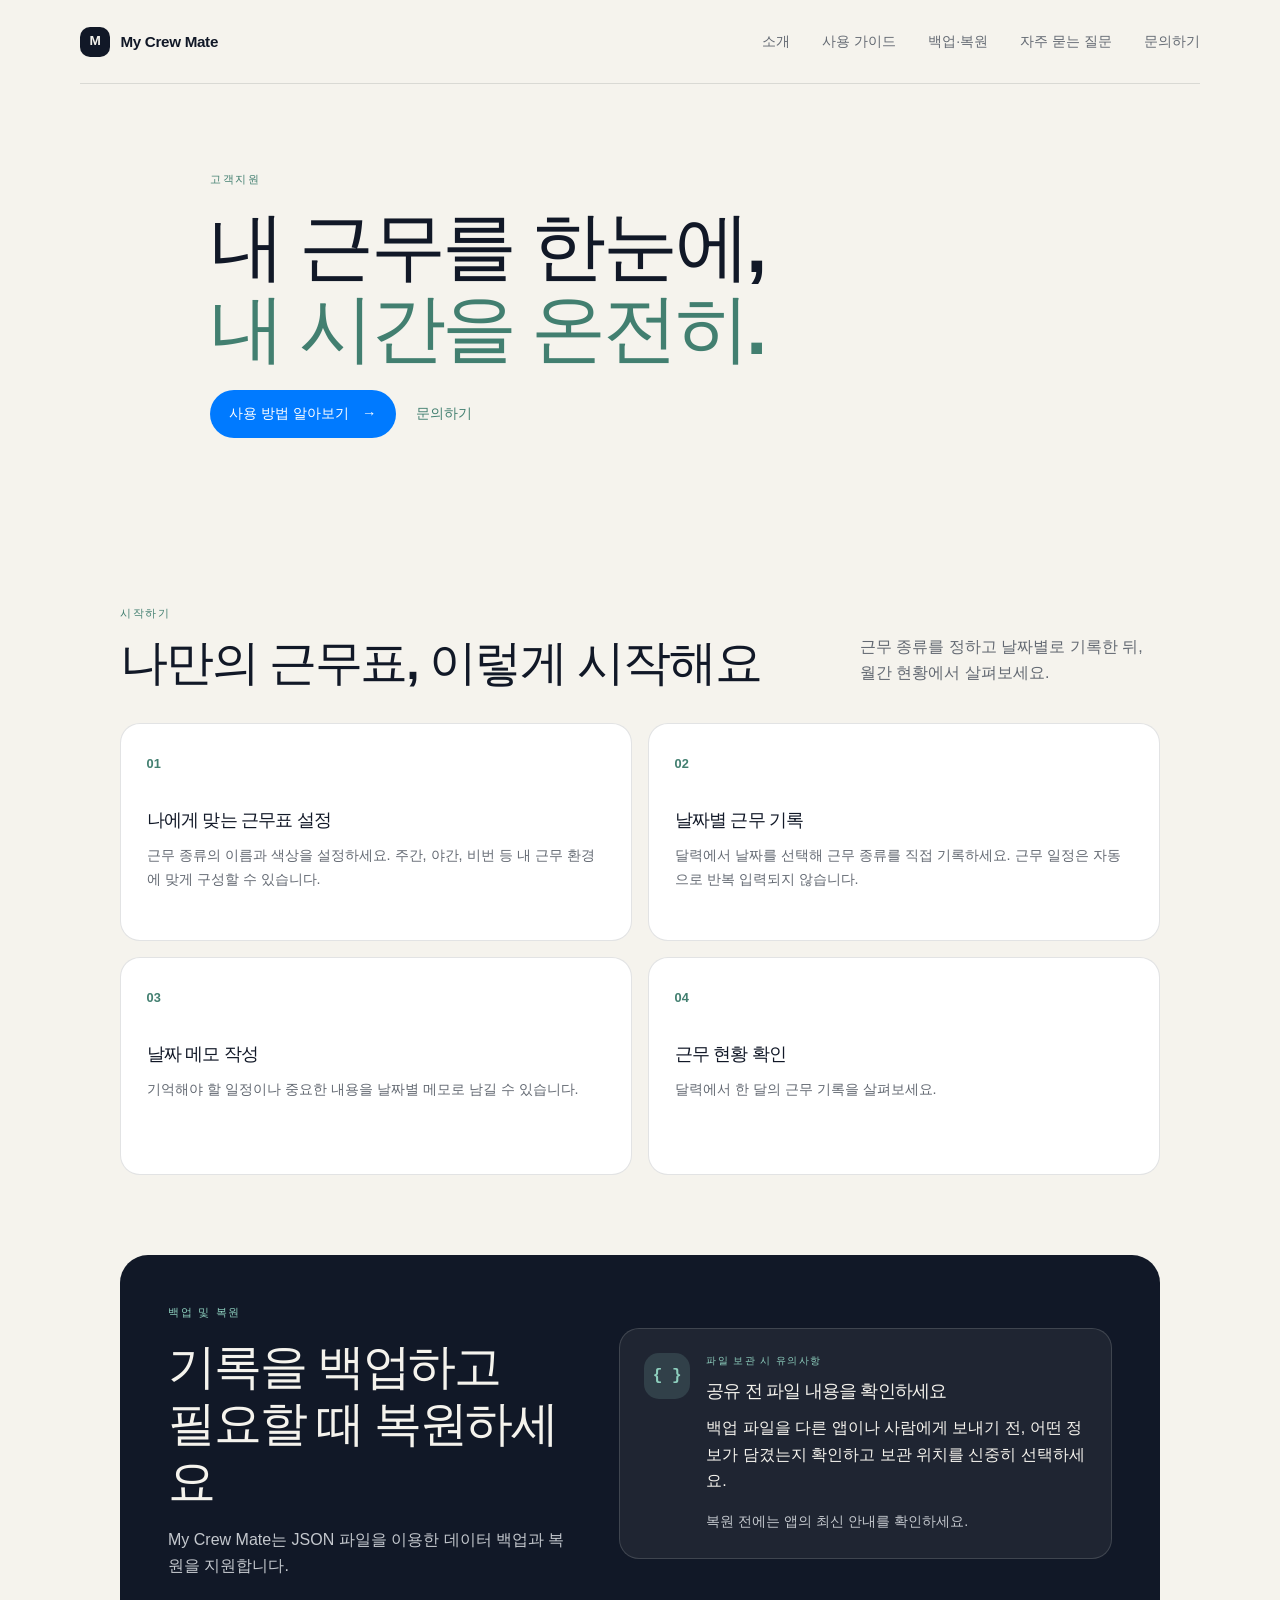
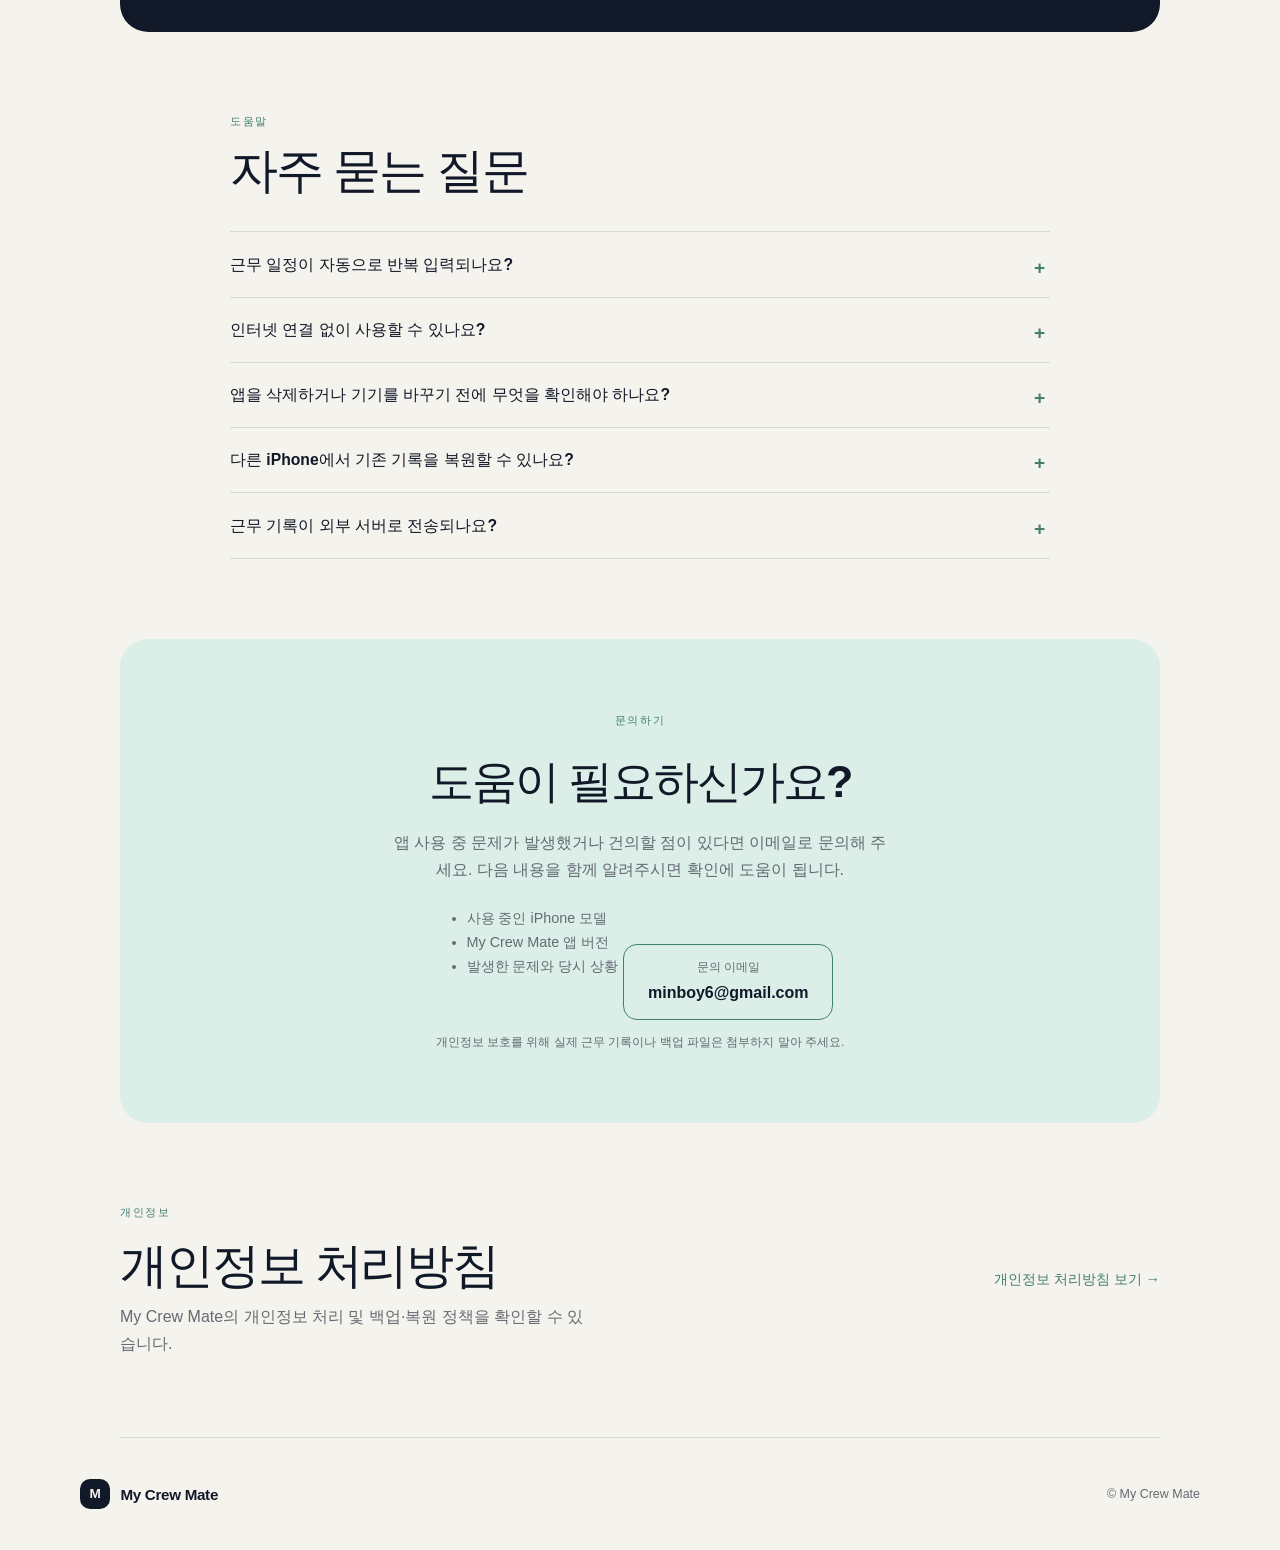
<file: docs/index.html>
<!doctype html>
<html lang="ko">
  <head>
    <meta charset="utf-8">
    <meta name="viewport" content="width=device-width, initial-scale=1">
    <meta name="theme-color" content="#111827">
    <meta name="description" content="My Crew Mate 사용 방법, JSON 백업·복원 안내와 고객지원 정보를 확인하세요.">
    <title>My Crew Mate 고객지원</title>
    <link rel="stylesheet" href="styles.css">
  </head>
  <body>
    <a class="skip-link" href="#main">본문으로 건너뛰기</a>
    <header class="site-header">
      <a class="brand" href="#intro" aria-label="My Crew Mate 고객지원 홈">
        <span class="brand-mark" aria-hidden="true">M</span>
        <span>My Crew Mate</span>
      </a>
      <nav aria-label="주요 메뉴">
        <a href="#intro">소개</a>
        <a href="#guide">사용 가이드</a>
        <a href="#backup">백업·복원</a>
        <a href="#faq">자주 묻는 질문</a>
        <a href="#support">문의하기</a>
      </nav>
    </header>

    <main id="main">
      <section class="hero section-shell" id="intro" aria-labelledby="intro-title">
        <div class="hero-copy">
          <p class="eyebrow">고객지원</p>
          <h1 id="intro-title">내 근무를 한눈에,<br><span>내 시간을 온전히.</span></h1>
          <div class="hero-actions">
            <a class="button" href="#guide">사용 방법 알아보기 <span aria-hidden="true">→</span></a>
            <a class="text-link" href="#support">문의하기</a>
          </div>
        </div>
      </section>

      <section class="guide-section section-shell" id="guide" aria-labelledby="guide-title">
        <div class="section-heading">
          <div>
            <p class="eyebrow">시작하기</p>
            <h2 id="guide-title">나만의 근무표, 이렇게 시작해요</h2>
          </div>
          <p>근무 종류를 정하고 날짜별로 기록한 뒤, 월간 현황에서 살펴보세요.</p>
        </div>
        <div class="steps">
          <article class="step-card">
            <span class="step-number">01</span>
            <h3>나에게 맞는 근무표 설정</h3>
            <p>근무 종류의 이름과 색상을 설정하세요. 주간, 야간, 비번 등 내 근무 환경에 맞게 구성할 수 있습니다.</p>
          </article>
          <article class="step-card">
            <span class="step-number">02</span>
            <h3>날짜별 근무 기록</h3>
            <p>달력에서 날짜를 선택해 근무 종류를 직접 기록하세요. 근무 일정은 자동으로 반복 입력되지 않습니다.</p>
          </article>
          <article class="step-card">
            <span class="step-number">03</span>
            <h3>날짜 메모 작성</h3>
            <p>기억해야 할 일정이나 중요한 내용을 날짜별 메모로 남길 수 있습니다.</p>
          </article>
          <article class="step-card">
            <span class="step-number">04</span>
            <h3>근무 현황 확인</h3>
            <p>달력에서 한 달의 근무 기록을 살펴보세요.</p>
          </article>
        </div>
      </section>

      <section class="backup-section section-shell" id="backup" aria-labelledby="backup-title">
        <div class="backup-copy">
          <p class="eyebrow">백업 및 복원</p>
          <h2 id="backup-title">기록을 백업하고<br>필요할 때 복원하세요</h2>
          <p>My Crew Mate는 JSON 파일을 이용한 데이터 백업과 복원을 지원합니다.</p>
        </div>
        <div class="backup-note">
          <span class="file-icon" aria-hidden="true">{ }</span>
          <div>
            <p class="note-label">파일 보관 시 유의사항</p>
            <h3>공유 전 파일 내용을 확인하세요</h3>
            <p>백업 파일을 다른 앱이나 사람에게 보내기 전, 어떤 정보가 담겼는지 확인하고 보관 위치를 신중히 선택하세요.</p>
            <p>복원 전에는 앱의 최신 안내를 확인하세요.</p>
          </div>
        </div>
      </section>

      <section class="faq-section section-shell" id="faq" aria-labelledby="faq-title">
        <div class="section-heading">
          <div>
            <p class="eyebrow">도움말</p>
            <h2 id="faq-title">자주 묻는 질문</h2>
          </div>
        </div>
        <div class="faq-list">
          <details>
            <summary>근무 일정이 자동으로 반복 입력되나요?</summary>
            <p>아니요. 근무 일정은 자동으로 반복 입력되지 않으며, 사용자가 날짜별로 직접 기록합니다.</p>
          </details>
          <details>
            <summary>인터넷 연결 없이 사용할 수 있나요?</summary>
            <p>네. 근무 일정과 날짜별 메모는 기기 내부에 저장되므로 인터넷 연결 없이 기록하고 확인할 수 있습니다.</p>
          </details>
          <details>
            <summary>앱을 삭제하거나 기기를 바꾸기 전에 무엇을 확인해야 하나요?</summary>
            <p>앱을 삭제하거나 기기를 바꾸기 전에 설정에서 JSON 백업 파일을 내보내 안전한 외부 위치에 보관하세요. 별도로 보관한 백업 파일이 없으면 기존 기록을 복구하지 못할 수 있습니다.</p>
          </details>
          <details>
            <summary>다른 iPhone에서 기존 기록을 복원할 수 있나요?</summary>
            <p>JSON 파일을 이용한 백업 및 복원 기능을 제공합니다. 기기 간 파일 이동 방법과 복원 시 현재 기록에 미치는 영향은 앱의 최신 안내를 확인한 뒤 진행하세요.</p>
          </details>
          <details>
            <summary>근무 기록이 외부 서버로 전송되나요?</summary>
            <p>My Crew Mate는 근무 기록을 기기 내부에 저장하며, 개발자가 운영하는 서버로 자동 전송하지 않습니다. 사용자가 백업 파일을 내보내면 선택한 외부 저장 위치에 보관될 수 있습니다.</p>
          </details>
        </div>
      </section>

      <section class="support-section section-shell" id="support" aria-labelledby="support-title">
        <p class="eyebrow">문의하기</p>
        <h2 id="support-title">도움이 필요하신가요?</h2>
        <p>앱 사용 중 문제가 발생했거나 건의할 점이 있다면 이메일로 문의해 주세요. 다음 내용을 함께 알려주시면 확인에 도움이 됩니다.</p>
        <ul class="support-checklist">
          <li>사용 중인 iPhone 모델</li>
          <li>My Crew Mate 앱 버전</li>
          <li>발생한 문제와 당시 상황</li>
        </ul>
        <div class="email-card">
          <span>문의 이메일</span>
          <a href="mailto:minboy6@gmail.com">minboy6@gmail.com</a>
        </div>
        <p class="support-privacy-note">개인정보 보호를 위해 실제 근무 기록이나 백업 파일은 첨부하지 말아 주세요.</p>
      </section>

      <section class="privacy-section section-shell" id="privacy" aria-labelledby="privacy-title">
        <div>
          <p class="eyebrow">개인정보</p>
          <h2 id="privacy-title">개인정보 처리방침</h2>
          <p>My Crew Mate의 개인정보 처리 및 백업·복원 정책을 확인할 수 있습니다.</p>
        </div>
        <a class="text-link" href="privacy.html">개인정보 처리방침 보기 <span aria-hidden="true">→</span></a>
      </section>
    </main>

    <footer class="site-footer">
      <a class="brand" href="#intro">
        <span class="brand-mark" aria-hidden="true">M</span>
        <span>My Crew Mate</span>
      </a>
      <small>© My Crew Mate</small>
    </footer>
  </body>
</html>
</file>
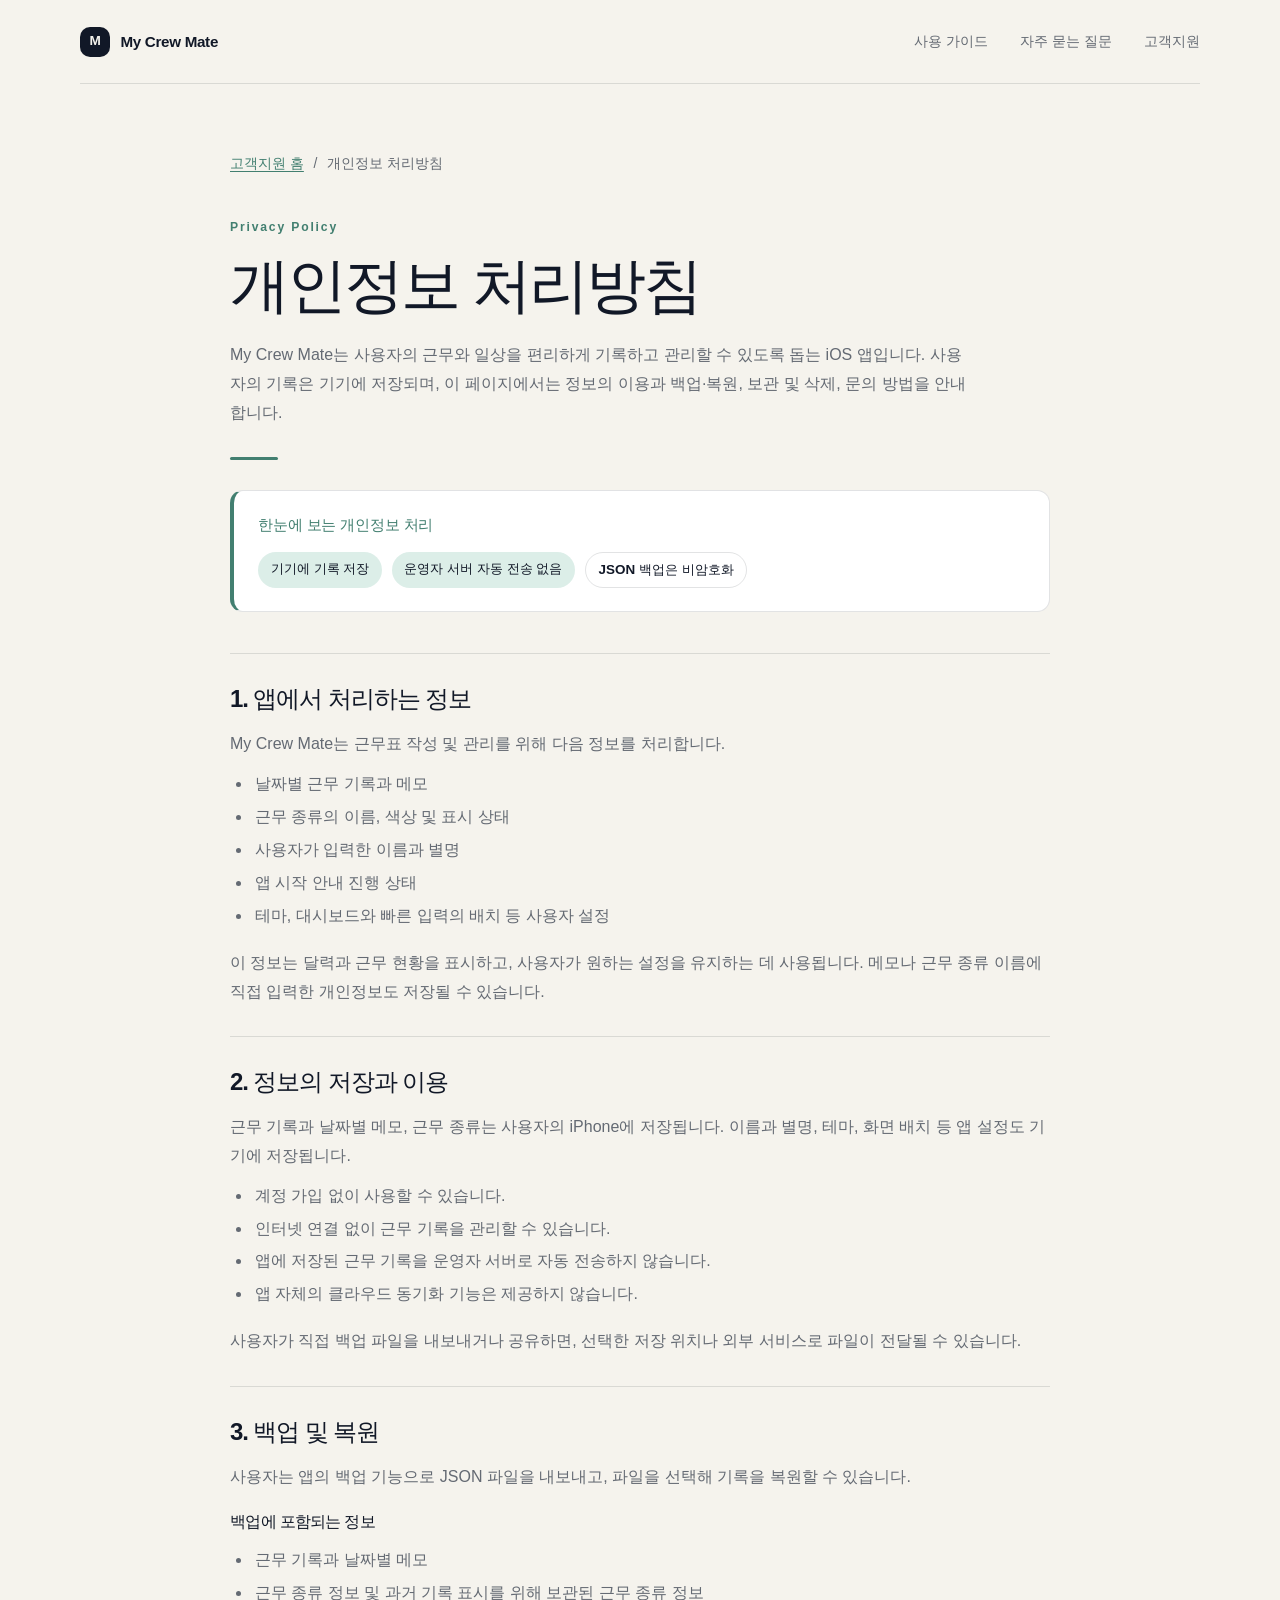
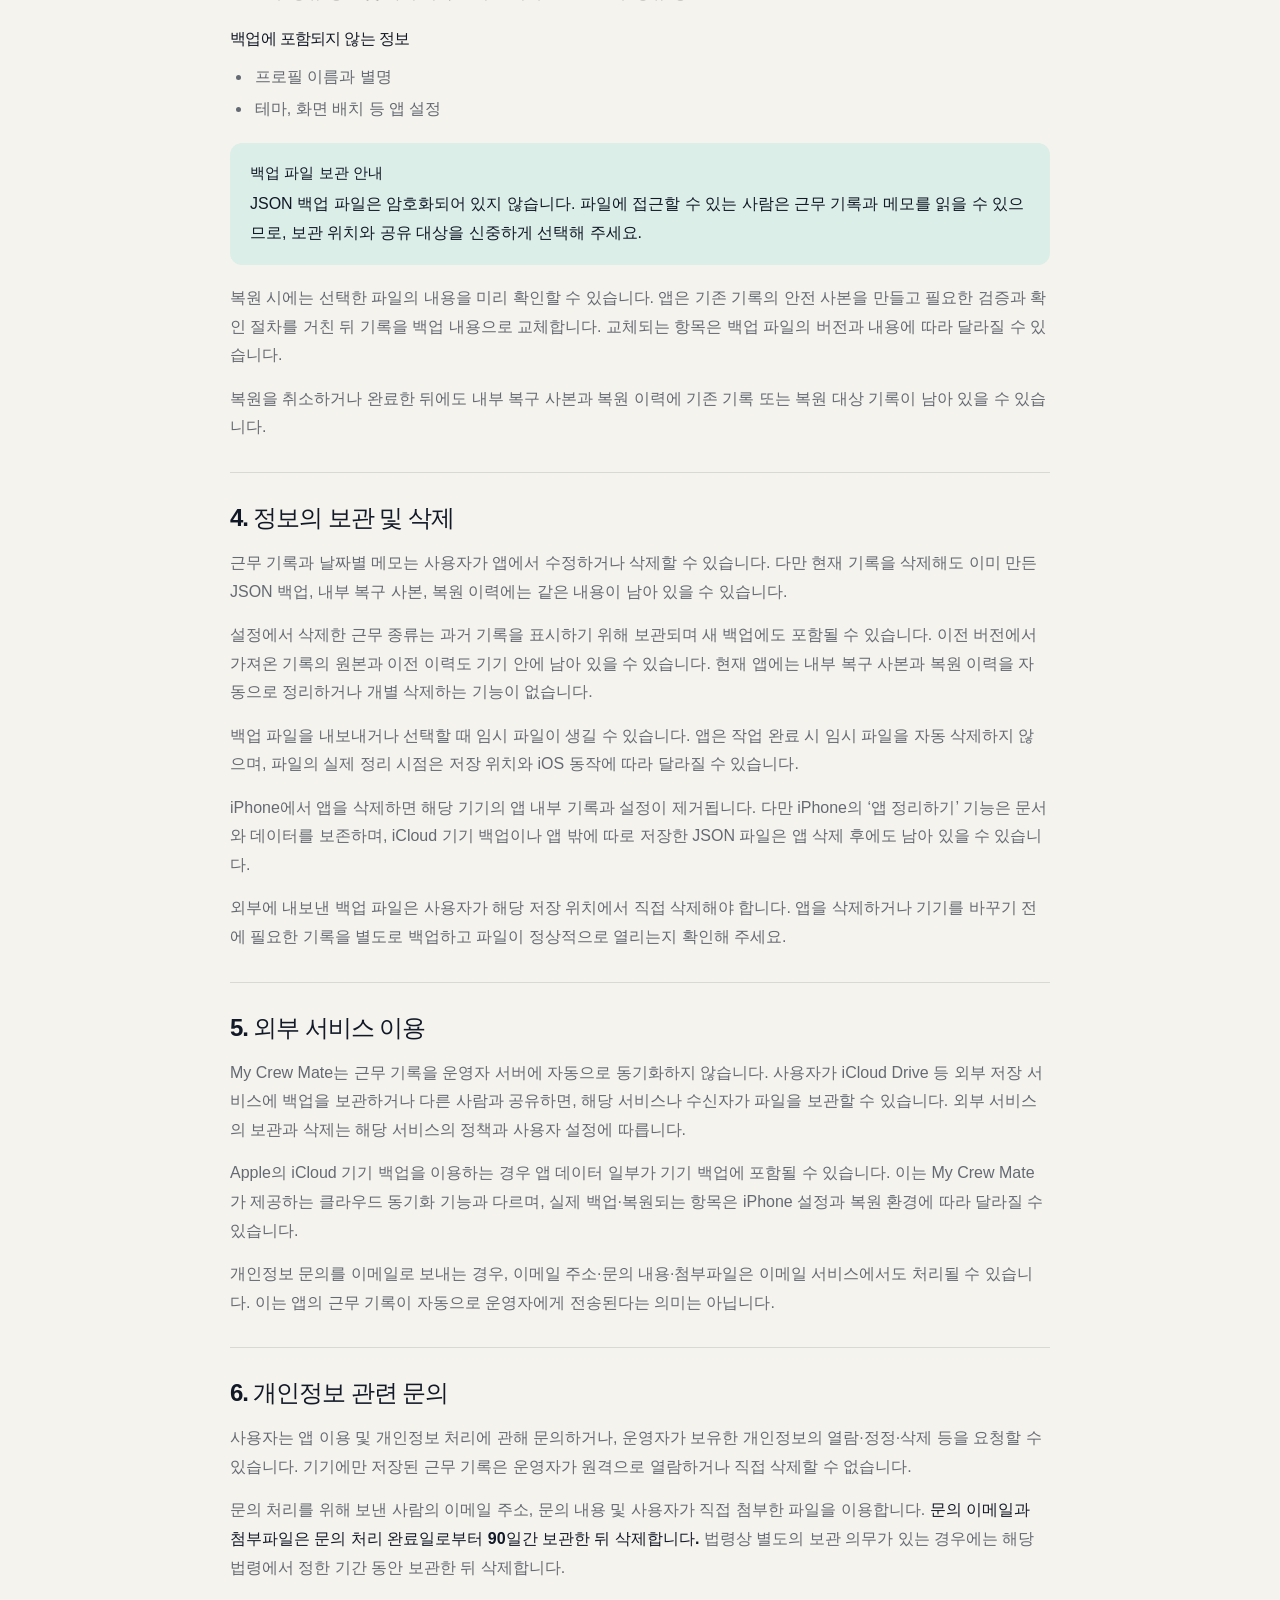
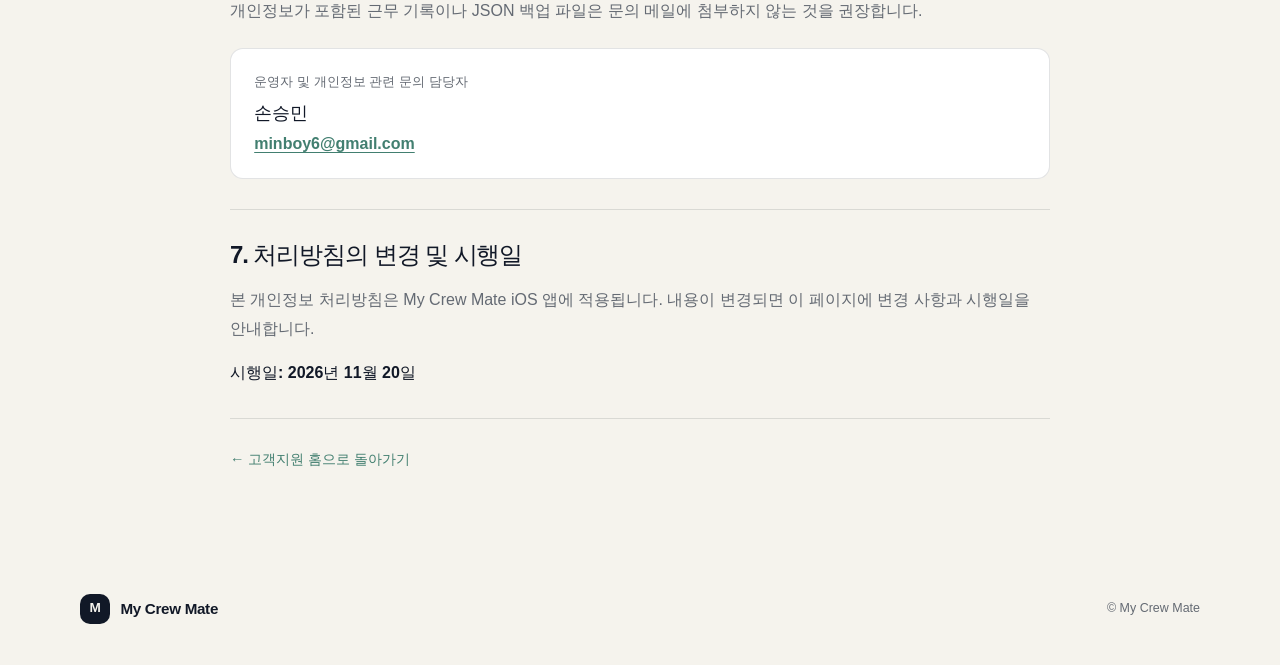
<file: docs/privacy.html>
<!doctype html>
<html lang="ko">
  <head>
    <meta charset="utf-8">
    <meta name="viewport" content="width=device-width, initial-scale=1">
    <meta name="theme-color" content="#111827">
    <meta name="description" content="My Crew Mate iOS 앱의 개인정보 처리방침. 저장 정보, JSON 백업·복원, 보관 및 삭제, 문의 방법을 안내합니다.">
    <title>개인정보 처리방침 | My Crew Mate</title>
    <link rel="stylesheet" href="styles.css">
    <style>
      /* Privacy page styles are scoped to avoid changes to the support home. */
      .policy-main {
        max-width: 820px;
        padding-block: 4.25rem 5rem;
      }
      .policy-breadcrumb {
        display: flex;
        align-items: center;
        gap: 0.6rem;
        margin: 0 0 2.65rem;
        color: var(--muted);
        font-size: 0.87rem;
      }
      .policy-breadcrumb a {
        color: var(--accent);
        text-decoration: underline;
        text-underline-offset: 3px;
      }
      .policy-breadcrumb a:hover,
      .policy-breadcrumb a:focus-visible {
        color: var(--text);
      }
      .policy-main > .eyebrow {
        margin-bottom: 0.85rem;
        font-size: 0.76rem;
      }
      .policy-main > h1 {
        margin: 0 0 1.3rem;
        font-size: clamp(2.4rem, 6vw, 3.75rem);
        line-height: 1.16;
        letter-spacing: -0.05em;
      }
      .policy-introduction {
        max-width: 740px;
        margin: 0 0 1.8rem;
      }
      .policy-introduction p {
        margin: 0;
        color: var(--muted);
        font-size: 1rem;
        line-height: 1.8;
      }
      .policy-keyline {
        width: 48px;
        height: 3px;
        margin: 0 0 1.9rem;
        border-radius: 999px;
        background: var(--accent);
      }
      .policy-essentials {
        padding: 1.4rem 1.5rem;
        border: 1px solid var(--line);
        border-left: 4px solid var(--accent);
        border-radius: 13px;
        background: var(--surface);
      }
      .policy-essentials h2 {
        margin: 0 0 0.9rem;
        color: var(--accent);
        font-size: 0.93rem;
        letter-spacing: -0.01em;
      }
      .policy-highlights {
        display: flex;
        flex-wrap: wrap;
        gap: 0.6rem;
        margin: 0;
        padding: 0;
        list-style: none;
      }
      .policy-highlights li {
        padding: 0.48rem 0.8rem;
        border-radius: 999px;
        background: var(--accent-soft);
        color: var(--text);
        font-size: 0.84rem;
        font-weight: 650;
        line-height: 1.4;
      }
      .policy-highlights li:last-child {
        border: 1px solid var(--line);
        background: transparent;
      }
      .policy-content {
        max-width: none;
        margin-top: 2.6rem;
      }
      .policy-content section {
        padding-block: 1.75rem 1.85rem;
      }
      .policy-content section:first-child {
        border-top: 1px solid var(--line);
      }
      .policy-content h2 {
        margin-bottom: 0.9rem;
        color: var(--text);
        font-size: clamp(1.28rem, 3vw, 1.5rem);
        line-height: 1.4;
      }
      .policy-content h3 {
        margin: 1.1rem 0 0.55rem;
        color: var(--text);
        font-size: 1rem;
        line-height: 1.6;
      }
      .policy-content p,
      .policy-content li {
        color: var(--muted);
        font-size: 1rem;
        line-height: 1.8;
        overflow-wrap: anywhere;
      }
      .policy-content p + p { margin-top: 0.9rem; }
      .policy-content ul {
        gap: 0.25rem;
        margin: 0.7rem 0 1.15rem;
        padding-left: 1.4rem;
      }
      .policy-content strong { color: var(--text); }
      .policy-callout {
        margin: 1.2rem 0;
        padding: 1.05rem 1.25rem;
        border-radius: 12px;
        background: var(--accent-soft);
      }
      .policy-callout strong {
        display: block;
        margin-bottom: 0.3rem;
        font-size: 0.96rem;
      }
      .policy-callout p { margin: 0; color: var(--text); }
      .policy-contact {
        margin-top: 1.4rem;
        padding: 1.3rem 1.45rem;
        border: 1px solid var(--line);
        border-radius: 13px;
        background: var(--surface);
      }
      .policy-contact .policy-contact-label {
        margin-bottom: 0.25rem;
        color: var(--muted);
        font-size: 0.84rem;
      }
      .policy-contact .policy-contact-name {
        display: block;
        margin-bottom: 0.15rem;
        color: var(--text);
        font-size: 1.15rem;
      }
      .policy-contact a {
        color: var(--accent);
        font-size: 1rem;
        font-weight: 650;
        text-decoration: underline;
        text-underline-offset: 3px;
      }
      .policy-contact a:hover,
      .policy-contact a:focus-visible { color: var(--text); }
      .policy-content .policy-date {
        margin-top: 1rem;
        color: var(--text);
        font-weight: 700;
      }
      .policy-bottom-link { margin-top: 1.85rem; }
      @media (max-width: 700px) {
        .site-header.policy-header nav { display: none; }
        .policy-main { padding-block: 2rem 3.5rem; }
        .policy-breadcrumb { margin-bottom: 2.15rem; }
        .policy-essentials { padding: 1.15rem 1.05rem; }
        .policy-highlights li { font-size: 0.8rem; }
        .policy-content { margin-top: 2rem; }
        .policy-content section { padding-block: 1.45rem 1.6rem; }
        .policy-content p, .policy-content li { font-size: 1rem; }
        .policy-contact { padding: 1.15rem 1rem; }
      }
    </style>
  </head>
  <body>
    <a class="skip-link" href="#main">본문으로 건너뛰기</a>
    <header class="site-header policy-header">
      <a class="brand" href="index.html" aria-label="My Crew Mate 고객지원 홈">
        <span class="brand-mark" aria-hidden="true">M</span>
        <span>My Crew Mate</span>
      </a>
      <nav aria-label="주요 메뉴">
        <a href="index.html#guide">사용 가이드</a>
        <a href="index.html#faq">자주 묻는 질문</a>
        <a href="index.html#support">고객지원</a>
      </nav>
    </header>

    <main class="policy-main section-shell" id="main">
      <p class="policy-breadcrumb" aria-label="현재 위치">
        <a href="index.html">고객지원 홈</a><span aria-hidden="true">/</span><span>개인정보 처리방침</span>
      </p>
      <p class="eyebrow">Privacy Policy</p>
      <h1>개인정보 처리방침</h1>
      <div class="policy-introduction">
        <p>My Crew Mate는 사용자의 근무와 일상을 편리하게 기록하고 관리할 수 있도록 돕는 iOS 앱입니다. 사용자의 기록은 기기에 저장되며, 이 페이지에서는 정보의 이용과 백업·복원, 보관 및 삭제, 문의 방법을 안내합니다.</p>
      </div>
      <div class="policy-keyline" aria-hidden="true"></div>
      <aside class="policy-essentials" aria-labelledby="essentials-heading">
        <h2 id="essentials-heading">한눈에 보는 개인정보 처리</h2>
        <ul class="policy-highlights">
          <li>기기에 기록 저장</li>
          <li>운영자 서버 자동 전송 없음</li>
          <li>JSON 백업은 비암호화</li>
        </ul>
      </aside>

      <div class="policy-content">
        <section aria-labelledby="policy-information">
          <h2 id="policy-information">1. 앱에서 처리하는 정보</h2>
          <p>My Crew Mate는 근무표 작성 및 관리를 위해 다음 정보를 처리합니다.</p>
          <ul>
            <li>날짜별 근무 기록과 메모</li>
            <li>근무 종류의 이름, 색상 및 표시 상태</li>
            <li>사용자가 입력한 이름과 별명</li>
            <li>앱 시작 안내 진행 상태</li>
            <li>테마, 대시보드와 빠른 입력의 배치 등 사용자 설정</li>
          </ul>
          <p>이 정보는 달력과 근무 현황을 표시하고, 사용자가 원하는 설정을 유지하는 데 사용됩니다. 메모나 근무 종류 이름에 직접 입력한 개인정보도 저장될 수 있습니다.</p>
        </section>

        <section aria-labelledby="policy-storage">
          <h2 id="policy-storage">2. 정보의 저장과 이용</h2>
          <p>근무 기록과 날짜별 메모, 근무 종류는 사용자의 iPhone에 저장됩니다. 이름과 별명, 테마, 화면 배치 등 앱 설정도 기기에 저장됩니다.</p>
          <ul>
            <li>계정 가입 없이 사용할 수 있습니다.</li>
            <li>인터넷 연결 없이 근무 기록을 관리할 수 있습니다.</li>
            <li>앱에 저장된 근무 기록을 운영자 서버로 자동 전송하지 않습니다.</li>
            <li>앱 자체의 클라우드 동기화 기능은 제공하지 않습니다.</li>
          </ul>
          <p>사용자가 직접 백업 파일을 내보내거나 공유하면, 선택한 저장 위치나 외부 서비스로 파일이 전달될 수 있습니다.</p>
        </section>

        <section aria-labelledby="policy-backup">
          <h2 id="policy-backup">3. 백업 및 복원</h2>
          <p>사용자는 앱의 백업 기능으로 JSON 파일을 내보내고, 파일을 선택해 기록을 복원할 수 있습니다.</p>
          <h3>백업에 포함되는 정보</h3>
          <ul>
            <li>근무 기록과 날짜별 메모</li>
            <li>근무 종류 정보 및 과거 기록 표시를 위해 보관된 근무 종류 정보</li>
          </ul>
          <h3>백업에 포함되지 않는 정보</h3>
          <ul>
            <li>프로필 이름과 별명</li>
            <li>테마, 화면 배치 등 앱 설정</li>
          </ul>
          <div class="policy-callout">
            <strong>백업 파일 보관 안내</strong>
            <p>JSON 백업 파일은 암호화되어 있지 않습니다. 파일에 접근할 수 있는 사람은 근무 기록과 메모를 읽을 수 있으므로, 보관 위치와 공유 대상을 신중하게 선택해 주세요.</p>
          </div>
          <p>복원 시에는 선택한 파일의 내용을 미리 확인할 수 있습니다. 앱은 기존 기록의 안전 사본을 만들고 필요한 검증과 확인 절차를 거친 뒤 기록을 백업 내용으로 교체합니다. 교체되는 항목은 백업 파일의 버전과 내용에 따라 달라질 수 있습니다.</p>
          <p>복원을 취소하거나 완료한 뒤에도 내부 복구 사본과 복원 이력에 기존 기록 또는 복원 대상 기록이 남아 있을 수 있습니다.</p>
        </section>

        <section aria-labelledby="policy-deletion">
          <h2 id="policy-deletion">4. 정보의 보관 및 삭제</h2>
          <p>근무 기록과 날짜별 메모는 사용자가 앱에서 수정하거나 삭제할 수 있습니다. 다만 현재 기록을 삭제해도 이미 만든 JSON 백업, 내부 복구 사본, 복원 이력에는 같은 내용이 남아 있을 수 있습니다.</p>
          <p>설정에서 삭제한 근무 종류는 과거 기록을 표시하기 위해 보관되며 새 백업에도 포함될 수 있습니다. 이전 버전에서 가져온 기록의 원본과 이전 이력도 기기 안에 남아 있을 수 있습니다. 현재 앱에는 내부 복구 사본과 복원 이력을 자동으로 정리하거나 개별 삭제하는 기능이 없습니다.</p>
          <p>백업 파일을 내보내거나 선택할 때 임시 파일이 생길 수 있습니다. 앱은 작업 완료 시 임시 파일을 자동 삭제하지 않으며, 파일의 실제 정리 시점은 저장 위치와 iOS 동작에 따라 달라질 수 있습니다.</p>
          <p>iPhone에서 앱을 삭제하면 해당 기기의 앱 내부 기록과 설정이 제거됩니다. 다만 iPhone의 ‘앱 정리하기’ 기능은 문서와 데이터를 보존하며, iCloud 기기 백업이나 앱 밖에 따로 저장한 JSON 파일은 앱 삭제 후에도 남아 있을 수 있습니다.</p>
          <p>외부에 내보낸 백업 파일은 사용자가 해당 저장 위치에서 직접 삭제해야 합니다. 앱을 삭제하거나 기기를 바꾸기 전에 필요한 기록을 별도로 백업하고 파일이 정상적으로 열리는지 확인해 주세요.</p>
        </section>

        <section aria-labelledby="policy-services">
          <h2 id="policy-services">5. 외부 서비스 이용</h2>
          <p>My Crew Mate는 근무 기록을 운영자 서버에 자동으로 동기화하지 않습니다. 사용자가 iCloud Drive 등 외부 저장 서비스에 백업을 보관하거나 다른 사람과 공유하면, 해당 서비스나 수신자가 파일을 보관할 수 있습니다. 외부 서비스의 보관과 삭제는 해당 서비스의 정책과 사용자 설정에 따릅니다.</p>
          <p>Apple의 iCloud 기기 백업을 이용하는 경우 앱 데이터 일부가 기기 백업에 포함될 수 있습니다. 이는 My Crew Mate가 제공하는 클라우드 동기화 기능과 다르며, 실제 백업·복원되는 항목은 iPhone 설정과 복원 환경에 따라 달라질 수 있습니다.</p>
          <p>개인정보 문의를 이메일로 보내는 경우, 이메일 주소·문의 내용·첨부파일은 이메일 서비스에서도 처리될 수 있습니다. 이는 앱의 근무 기록이 자동으로 운영자에게 전송된다는 의미는 아닙니다.</p>
        </section>

        <section aria-labelledby="policy-contact-heading">
          <h2 id="policy-contact-heading">6. 개인정보 관련 문의</h2>
          <p>사용자는 앱 이용 및 개인정보 처리에 관해 문의하거나, 운영자가 보유한 개인정보의 열람·정정·삭제 등을 요청할 수 있습니다. 기기에만 저장된 근무 기록은 운영자가 원격으로 열람하거나 직접 삭제할 수 없습니다.</p>
          <p>문의 처리를 위해 보낸 사람의 이메일 주소, 문의 내용 및 사용자가 직접 첨부한 파일을 이용합니다. <strong>문의 이메일과 첨부파일은 문의 처리 완료일로부터 90일간 보관한 뒤 삭제합니다.</strong> 법령상 별도의 보관 의무가 있는 경우에는 해당 법령에서 정한 기간 동안 보관한 뒤 삭제합니다.</p>
          <p>개인정보가 포함된 근무 기록이나 JSON 백업 파일은 문의 메일에 첨부하지 않는 것을 권장합니다.</p>
          <div class="policy-contact">
            <p class="policy-contact-label">운영자 및 개인정보 관련 문의 담당자</p>
            <strong class="policy-contact-name">손승민</strong>
            <a href="mailto:minboy6@gmail.com">minboy6@gmail.com</a>
          </div>
        </section>

        <section aria-labelledby="policy-effective">
          <h2 id="policy-effective">7. 처리방침의 변경 및 시행일</h2>
          <p>본 개인정보 처리방침은 My Crew Mate iOS 앱에 적용됩니다. 내용이 변경되면 이 페이지에 변경 사항과 시행일을 안내합니다.</p>
          <p class="policy-date">시행일: 2026년 11월 20일</p>
        </section>
      </div>
      <a class="back-link policy-bottom-link" href="index.html">← 고객지원 홈으로 돌아가기</a>
    </main>

    <footer class="site-footer">
      <a class="brand" href="index.html">
        <span class="brand-mark" aria-hidden="true">M</span>
        <span>My Crew Mate</span>
      </a>
      <small>© My Crew Mate</small>
    </footer>
  </body>
</html>
</file>
<file: docs/styles.css>
:root {
  color-scheme: light dark;
  --page: #f5f3ed;
  --surface: #ffffff;
  --surface-muted: #eceae3;
  --text: #111827;
  --muted: #646a73;
  --line: rgba(17, 24, 39, 0.12);
  --accent: #427f70;
  --accent-soft: #dceee8;
  --button: #007aff;
  --shadow: 0 24px 70px rgba(17, 24, 39, 0.08);
  font-family: -apple-system, BlinkMacSystemFont, "Segoe UI", sans-serif;
  font-synthesis: none;
  text-rendering: optimizeLegibility;
}

* {
  box-sizing: border-box;
}

html {
  scroll-behavior: smooth;
}

body {
  margin: 0;
  background: var(--page);
  color: var(--text);
  line-height: 1.65;
}

a {
  color: inherit;
}

.skip-link {
  position: absolute;
  top: -5rem;
  left: 1rem;
  z-index: 2;
  padding: 0.75rem 1rem;
  border-radius: 0.75rem;
  background: var(--surface);
}

.skip-link:focus {
  top: 1rem;
}

.site-header,
.site-footer {
  display: flex;
  align-items: center;
  justify-content: space-between;
  width: min(1120px, calc(100% - 3rem));
  margin-inline: auto;
}

.site-header {
  min-height: 84px;
  border-bottom: 1px solid var(--line);
}

.brand {
  display: inline-flex;
  align-items: center;
  gap: 0.65rem;
  font-size: 0.95rem;
  font-weight: 700;
  letter-spacing: -0.02em;
  text-decoration: none;
}

.brand-mark {
  display: grid;
  width: 30px;
  height: 30px;
  place-items: center;
  border-radius: 10px;
  background: #111827;
  color: #f5f3ed;
  font-size: 0.85rem;
}

nav {
  display: flex;
  align-items: center;
  gap: clamp(1rem, 3vw, 2rem);
}

nav a,
.site-footer > a:not(.brand) {
  color: var(--muted);
  font-size: 0.88rem;
  text-decoration: none;
}

nav a:hover,
.site-footer > a:not(.brand):hover {
  color: var(--text);
}

.section-shell {
  width: min(1040px, calc(100% - 3rem));
  margin-inline: auto;
}

.hero {
  display: grid;
  min-height: 440px;
  max-width: 860px;
  grid-template-columns: minmax(0, 1fr);
  align-items: center;
  padding-block: 5rem;
}

.eyebrow,
.calendar-caption,
.note-label {
  margin: 0 0 1rem;
  color: var(--accent);
  font-size: 0.7rem;
  font-weight: 750;
  letter-spacing: 0.15em;
}

h1,
h2,
h3,
p {
  margin-top: 0;
}

h1,
h2,
h3 {
  letter-spacing: -0.045em;
}

h1 {
  margin-bottom: 1.25rem;
  font-size: clamp(2.7rem, 6vw, 4.7rem);
  line-height: 1.1;
}

h1 span {
  color: var(--accent);
}

.hero-description {
  max-width: 720px;
  margin-bottom: 2rem;
  color: var(--muted);
  font-size: 1.05rem;
}

.hero-actions {
  display: flex;
  align-items: center;
  flex-wrap: wrap;
  gap: 1.25rem;
}

.text-link {
  color: var(--accent);
  font-size: 0.9rem;
  font-weight: 650;
  text-decoration: none;
}

.text-link:hover {
  text-decoration: underline;
}

.button {
  display: inline-flex;
  min-height: 48px;
  align-items: center;
  gap: 0.8rem;
  padding: 0.7rem 1.2rem;
  border-radius: 999px;
  background: var(--button);
  color: #fff;
  font-size: 0.9rem;
  font-weight: 650;
  text-decoration: none;
}

.button:hover {
  filter: brightness(0.94);
}

.calendar-card {
  padding: 1.8rem;
  border: 1px solid var(--line);
  border-radius: 24px;
  background: var(--surface);
  box-shadow: var(--shadow);
  transform: rotate(2deg);
}

.calendar-top {
  display: flex;
  align-items: flex-start;
  justify-content: space-between;
  margin-bottom: 1.7rem;
}

.calendar-caption {
  display: block;
  margin-bottom: 0.35rem;
  font-size: 0.58rem;
}

.calendar-month {
  margin-bottom: 0;
  font-size: 1.3rem;
  font-weight: 700;
}

.calendar-icon {
  display: grid;
  width: 38px;
  height: 38px;
  place-items: center;
  border-radius: 14px;
  background: var(--accent-soft);
  color: var(--accent);
}

.calendar-grid {
  display: grid;
  grid-template-columns: repeat(7, 1fr);
  gap: 0.5rem 0.2rem;
  text-align: center;
}

.calendar-grid span {
  position: relative;
  display: grid;
  min-height: 34px;
  place-items: center;
  font-size: 0.78rem;
}

.calendar-grid span:nth-child(-n + 7) {
  min-height: 26px;
  color: var(--muted);
  font-size: 0.68rem;
}

.calendar-grid .muted {
  color: var(--muted);
  opacity: 0.45;
}

.calendar-grid .shift {
  border-radius: 50%;
  background: var(--accent-soft);
  color: var(--accent);
  font-weight: 700;
}

.calendar-grid i,
.calendar-note span {
  width: 5px;
  height: 5px;
  border-radius: 50%;
  background: var(--accent);
}

.calendar-grid i {
  position: absolute;
  bottom: 3px;
}

.calendar-note {
  display: flex;
  align-items: center;
  gap: 0.5rem;
  margin: 1.25rem 0 0;
  color: var(--muted);
  font-size: 0.75rem;
}

.intro {
  display: grid;
  grid-template-columns: 1fr 0.8fr;
  align-items: end;
  gap: 4rem;
  padding-block: 5rem;
  border-top: 1px solid var(--line);
}

.intro h2,
.section-heading h2,
.backup-copy h2,
.privacy-section h2 {
  margin-bottom: 0;
  font-size: clamp(2rem, 4vw, 3rem);
  line-height: 1.2;
}

.intro > p,
.section-heading > p,
.backup-copy > p:not(.eyebrow),
.privacy-section > div > p:not(.eyebrow) {
  max-width: 470px;
  margin-bottom: 0.3rem;
  color: var(--muted);
}

.guide-section,
.features,
.faq-section {
  padding-block: 5rem;
}

.section-heading {
  display: flex;
  align-items: end;
  justify-content: space-between;
  gap: 2rem;
  margin-bottom: 2rem;
}

.section-heading .eyebrow {
  margin-bottom: 0.7rem;
}

.section-heading > p {
  max-width: 300px;
}

.steps {
  display: grid;
  grid-template-columns: repeat(2, minmax(0, 1fr));
  gap: 1rem;
}

.step-card,
.feature-card {
  border: 1px solid var(--line);
  border-radius: 20px;
  background: var(--surface);
}

.step-card {
  min-height: 218px;
  padding: 1.6rem;
}

.step-number {
  display: inline-block;
  margin-bottom: 2rem;
  color: var(--accent);
  font-size: 0.8rem;
  font-weight: 750;
}

.step-card h3,
.feature-card h3,
.backup-note h3 {
  margin-bottom: 0.55rem;
  font-size: 1.12rem;
}

.step-card p,
.feature-card p,
.backup-note p:last-child {
  margin-bottom: 0;
  color: var(--muted);
  font-size: 0.9rem;
}

.features {
  border-top: 1px solid var(--line);
}

.feature-grid {
  display: grid;
  grid-template-columns: 1fr 1fr;
  gap: 1rem;
}

.feature-card {
  display: flex;
  min-height: 170px;
  align-items: flex-start;
  gap: 1rem;
  padding: 1.5rem;
}

.feature-symbol {
  display: grid;
  width: 40px;
  height: 40px;
  flex: 0 0 auto;
  place-items: center;
  border-radius: 14px;
  background: var(--accent-soft);
  color: var(--accent);
  font-size: 1.2rem;
}

.feature-card h3 {
  margin-top: 0.2rem;
}

.backup-section {
  display: grid;
  grid-template-columns: 0.9fr 1.1fr;
  align-items: center;
  gap: 3rem;
  padding: 3rem;
  border-radius: 28px;
  background: #111827;
  color: #f5f3ed;
}

.backup-copy .eyebrow {
  color: #8ecfbe;
}

.backup-copy > p:not(.eyebrow) {
  margin-top: 1rem;
  color: #c4c8ce;
}

.backup-copy .verification-note,
.backup-note .verification-note {
  font-size: 0.84rem;
}

.backup-note .verification-note {
  margin: 0.8rem 0 0;
  color: #c4c8ce;
}

.backup-note {
  display: flex;
  gap: 1rem;
  padding: 1.5rem;
  border: 1px solid rgba(245, 243, 237, 0.15);
  border-radius: 20px;
  background: rgba(245, 243, 237, 0.06);
}

.file-icon {
  display: grid;
  width: 46px;
  height: 46px;
  flex: 0 0 auto;
  place-items: center;
  border-radius: 15px;
  background: rgba(142, 207, 190, 0.16);
  color: #8ecfbe;
  font-family: ui-monospace, monospace;
  font-weight: 700;
}

.backup-note .note-label {
  margin-bottom: 0.5rem;
  color: #8ecfbe;
  font-size: 0.6rem;
}

.backup-note h3 {
  color: #f5f3ed;
}

.backup-note p:last-child {
  color: #c4c8ce;
}

.faq-section {
  max-width: 820px;
}

.faq-list {
  border-top: 1px solid var(--line);
}

.faq-list details {
  border-bottom: 1px solid var(--line);
}

.faq-list summary {
  position: relative;
  padding: 1.2rem 2rem 1.2rem 0;
  cursor: pointer;
  font-size: 0.98rem;
  font-weight: 650;
  list-style: none;
}

.faq-list summary::-webkit-details-marker {
  display: none;
}

.faq-list summary::after {
  position: absolute;
  right: 0.3rem;
  content: "+";
  color: var(--accent);
  font-size: 1.2rem;
}

.faq-list details[open] summary::after {
  content: "−";
}

.faq-list details p {
  max-width: 700px;
  margin: -0.25rem 0 1.3rem;
  color: var(--muted);
  font-size: 0.9rem;
}

.support-section {
  padding-block: 4.5rem;
  border-radius: 28px;
  background: var(--accent-soft);
  text-align: center;
}

.support-section h2 {
  margin-bottom: 0.7rem;
  font-size: clamp(2rem, 4vw, 2.8rem);
}

.support-section > p:not(.eyebrow, .support-privacy-note) {
  max-width: 500px;
  margin: 0 auto 1.5rem;
  color: var(--muted);
}

.support-checklist {
  display: inline-block;
  margin: 0 auto 1.5rem;
  padding-left: 1.25rem;
  color: var(--muted);
  font-size: 0.9rem;
  text-align: left;
}

.email-card {
  display: inline-flex;
  flex-direction: column;
  gap: 0.15rem;
  padding: 0.8rem 1.5rem;
  border: 1px solid var(--accent);
  border-radius: 14px;
  color: var(--text);
}

.email-card span {
  color: var(--muted);
  font-size: 0.75rem;
}

.email-card a {
  color: var(--text);
  font-size: 1rem;
  font-weight: 700;
  text-decoration: none;
}

.email-card a:hover,
.email-card a:focus-visible {
  text-decoration: underline;
}

.support-privacy-note {
  max-width: 540px;
  margin: 0.8rem auto 0;
  color: var(--muted);
  font-size: 0.75rem;
  line-height: 1.5;
}

.privacy-section {
  display: flex;
  align-items: center;
  justify-content: space-between;
  gap: 2rem;
  padding-block: 5rem;
  border-bottom: 1px solid var(--line);
}

.privacy-section h2 {
  margin-bottom: 0.6rem;
}

.privacy-section > div > p:not(.eyebrow) {
  margin-bottom: 0;
}

.back-link {
  display: inline-flex;
  align-items: center;
  gap: 0.4rem;
  margin-top: 1rem;
  color: var(--accent);
  font-size: 0.9rem;
  font-weight: 650;
  text-decoration: none;
}

.back-link:hover {
  text-decoration: underline;
}

.policy-main {
  padding-block: 4.5rem 5rem;
}

.policy-main > h1 {
  margin-bottom: 1.3rem;
  font-size: clamp(2.4rem, 5vw, 3.8rem);
}

.policy-introduction {
  max-width: 760px;
  margin-bottom: 1.8rem;
}

.policy-introduction p {
  margin-bottom: 0.8rem;
  color: var(--muted);
}

.policy-introduction p:last-child {
  margin-bottom: 0;
}

.draft-notice {
  padding: 1.3rem 1.5rem;
  border: 1px solid var(--line);
  border-left: 4px solid var(--accent);
  border-radius: 12px;
  background: var(--surface);
}

.draft-notice strong {
  color: var(--accent);
}

.draft-notice p {
  margin: 0.35rem 0 0;
  color: var(--muted);
}

.draft-notice ul,
.policy-content ul {
  display: grid;
  gap: 0.45rem;
  margin: 0.9rem 0 0;
  padding-left: 1.25rem;
  color: var(--muted);
}

.policy-content ul {
  gap: 0.6rem;
  margin-block: 1rem;
}

.policy-content {
  max-width: 760px;
  margin-top: 2rem;
}

.policy-content section {
  padding-block: 1.5rem;
  border-bottom: 1px solid var(--line);
}

.policy-content h2 {
  margin-bottom: 0.65rem;
  font-size: 1.2rem;
}

.policy-content p {
  margin-bottom: 0;
  color: var(--muted);
}

.policy-content p + p {
  margin-top: 0.7rem;
}

.policy-content li {
  padding-left: 0.15rem;
}

.policy-content .verification-callout {
  margin-block: 1rem;
  padding: 1rem 1.15rem;
  border: 1px solid var(--line);
  border-left: 3px solid var(--accent);
  border-radius: 12px;
  background: var(--surface);
}

.policy-content .verification-callout p {
  margin: 0.45rem 0 0;
}

.verification-label {
  display: inline-block;
  margin-left: 0.35rem;
  color: var(--accent);
  font-size: 0.78rem;
  font-weight: 650;
}

.policy-content strong {
  color: var(--text);
}

.policy-content .policy-small {
  font-size: 0.83rem;
}

.coming-soon {
  flex: 0 0 auto;
  padding: 0.55rem 0.85rem;
  border-radius: 999px;
  background: var(--surface-muted);
  color: var(--muted);
  font-size: 0.78rem;
}

.site-footer {
  min-height: 112px;
  gap: 1rem;
}

.site-footer p,
.site-footer small {
  margin-bottom: 0;
  color: var(--muted);
  font-size: 0.78rem;
}

@media (prefers-color-scheme: dark) {
  :root {
    --page: #111827;
    --surface: #1b2433;
    --surface-muted: #283445;
    --text: #f5f3ed;
    --muted: #b6bdc7;
    --line: rgba(245, 243, 237, 0.14);
    --accent: #8ecfbe;
    --accent-soft: #263d3b;
    --shadow: 0 24px 70px rgba(0, 0, 0, 0.22);
  }

  .brand-mark {
    background: #f5f3ed;
    color: #111827;
  }

  .backup-section {
    border: 1px solid var(--line);
  }

  .support-section {
    color: var(--text);
  }
}

@media (max-width: 700px) {
  .site-header,
  .site-footer,
  .section-shell {
    width: min(560px, calc(100% - 2rem));
  }

  .site-header {
    min-height: 72px;
    flex-wrap: wrap;
    gap: 0.6rem;
    padding-block: 0.8rem;
  }

  nav {
    width: 100%;
    flex-wrap: wrap;
    justify-content: flex-start;
    gap: 0.35rem 1rem;
  }

  nav a {
    flex: 0 0 auto;
    font-size: 0.78rem;
  }

  .hero {
    min-height: unset;
    grid-template-columns: 1fr;
    gap: 3rem;
    padding-block: 4rem 3.5rem;
  }

  h1 {
    font-size: clamp(2rem, 8vw, 3rem);
  }

  .calendar-card {
    width: min(100%, 390px);
    justify-self: center;
  }

  .intro {
    grid-template-columns: 1fr;
    gap: 1.2rem;
    padding-block: 3.5rem;
  }

  .guide-section,
  .features,
  .faq-section {
    padding-block: 3.5rem;
  }

  .section-heading {
    display: block;
  }

  .section-heading > p {
    margin-top: 0.8rem;
  }

  .steps,
  .feature-grid,
  .backup-section {
    grid-template-columns: 1fr;
  }

  .step-card {
    min-height: 0;
  }

  .step-number {
    margin-bottom: 1.2rem;
  }

  .backup-section {
    gap: 1.5rem;
    padding: 1.5rem;
    border-radius: 22px;
  }

  .support-section {
    padding: 3.5rem 1rem;
  }

  .privacy-section {
    align-items: flex-start;
    flex-direction: column;
    gap: 1rem;
    padding-block: 3.5rem;
  }

  .site-footer {
    align-items: flex-start;
    flex-direction: column;
    padding-block: 1.5rem;
  }
}

@media (prefers-reduced-motion: reduce) {
  html {
    scroll-behavior: auto;
  }
}
</file>
